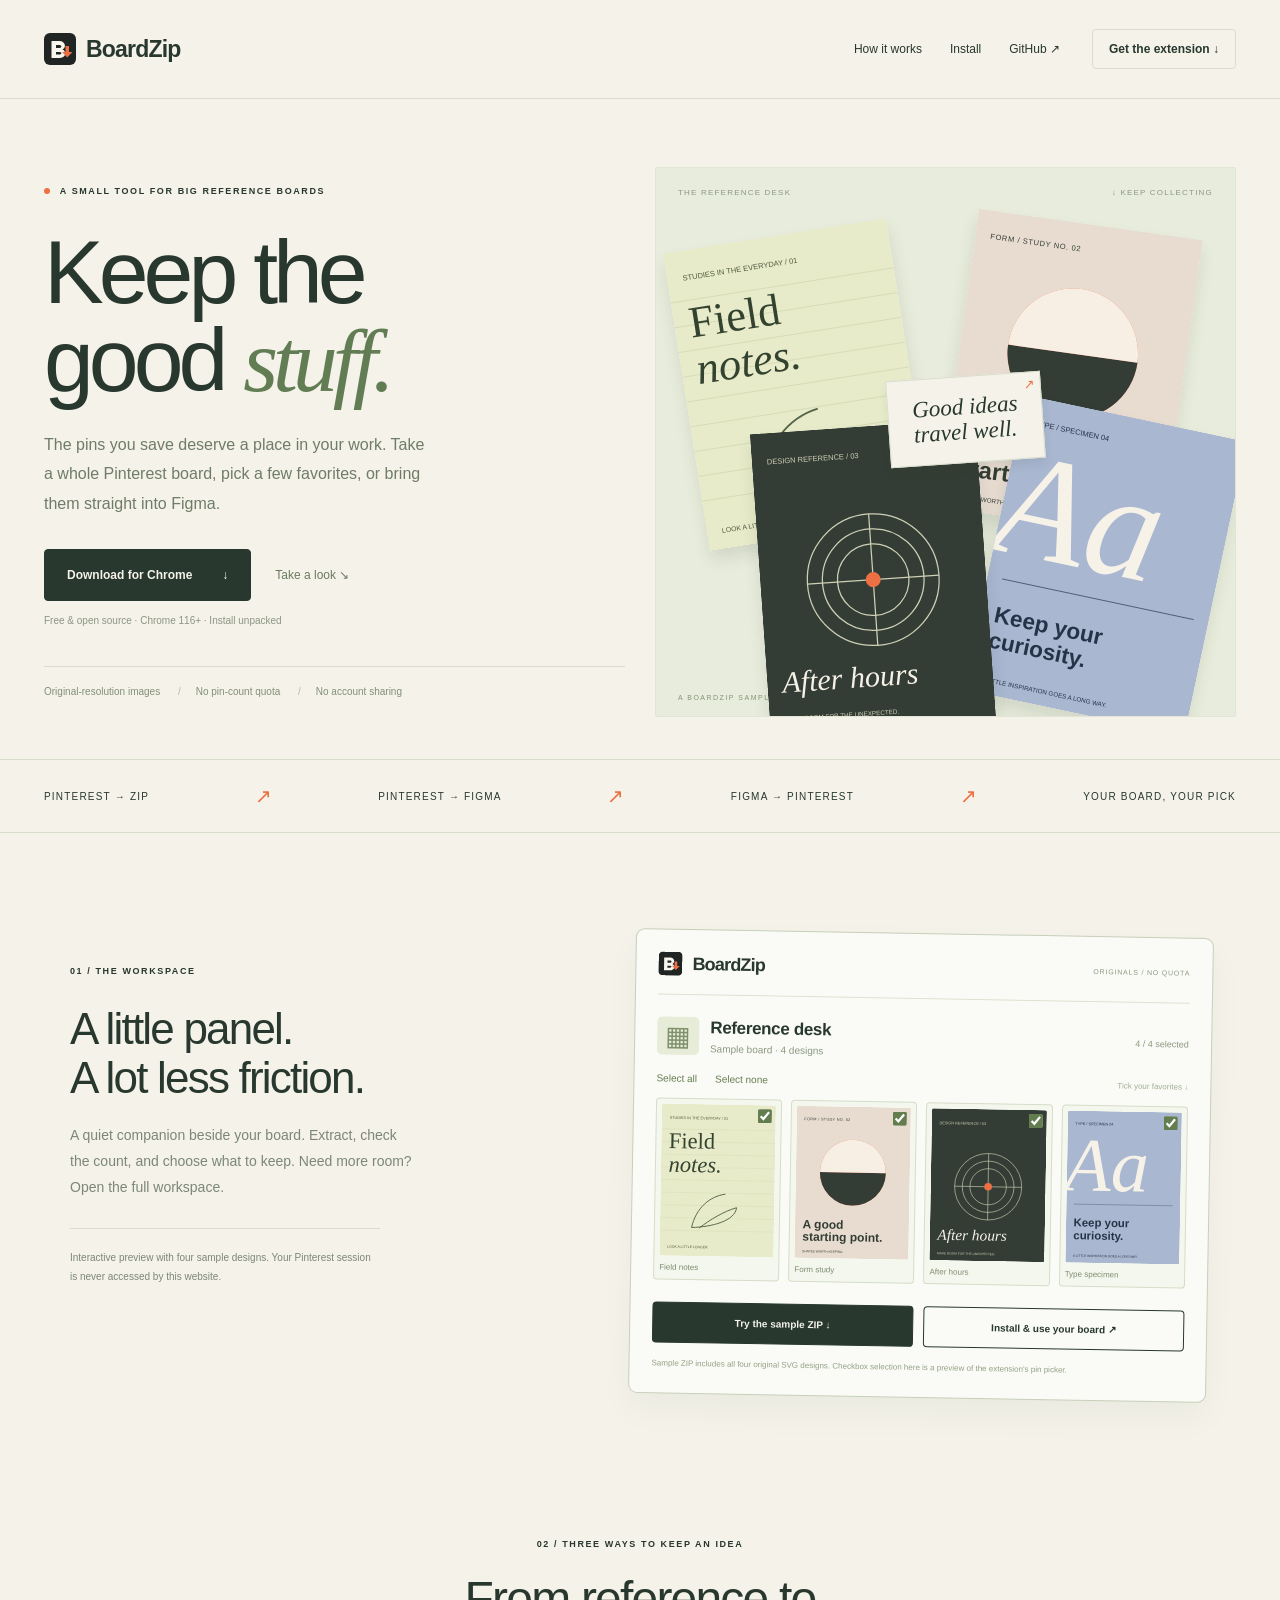
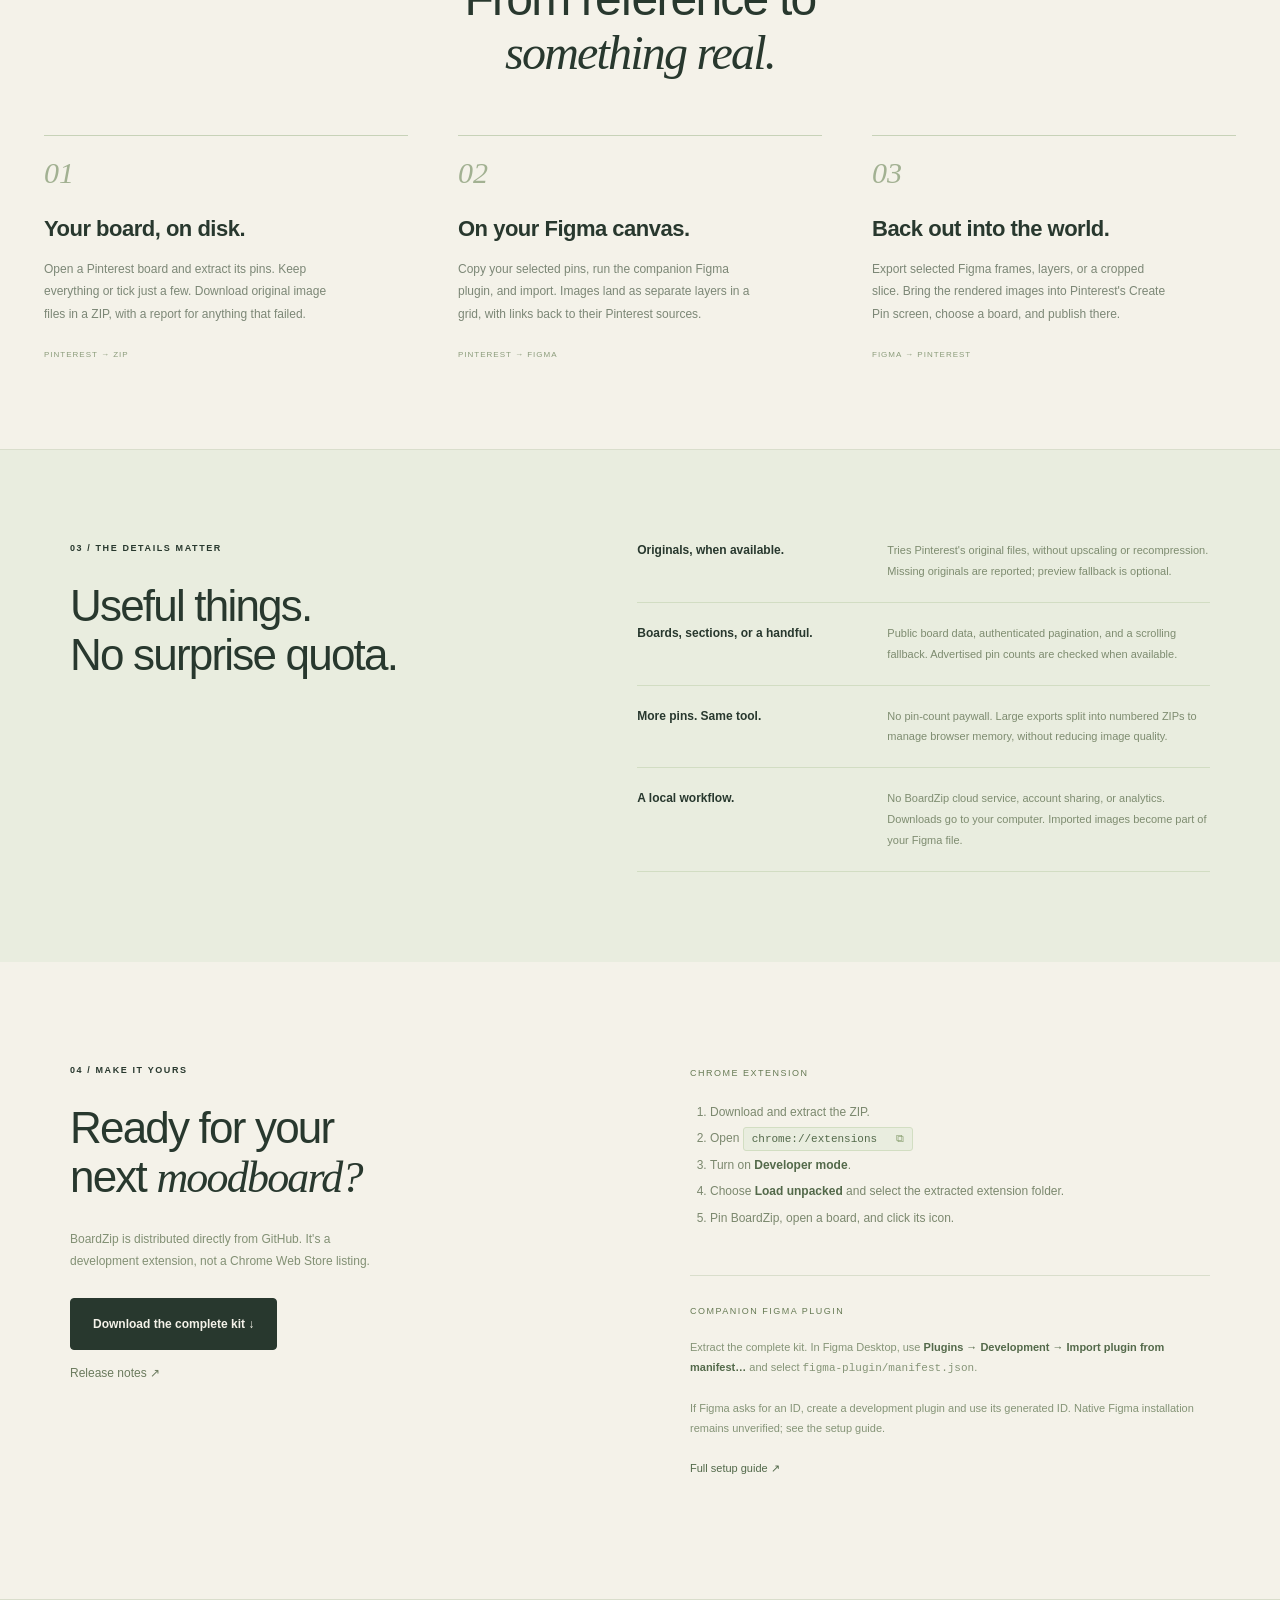
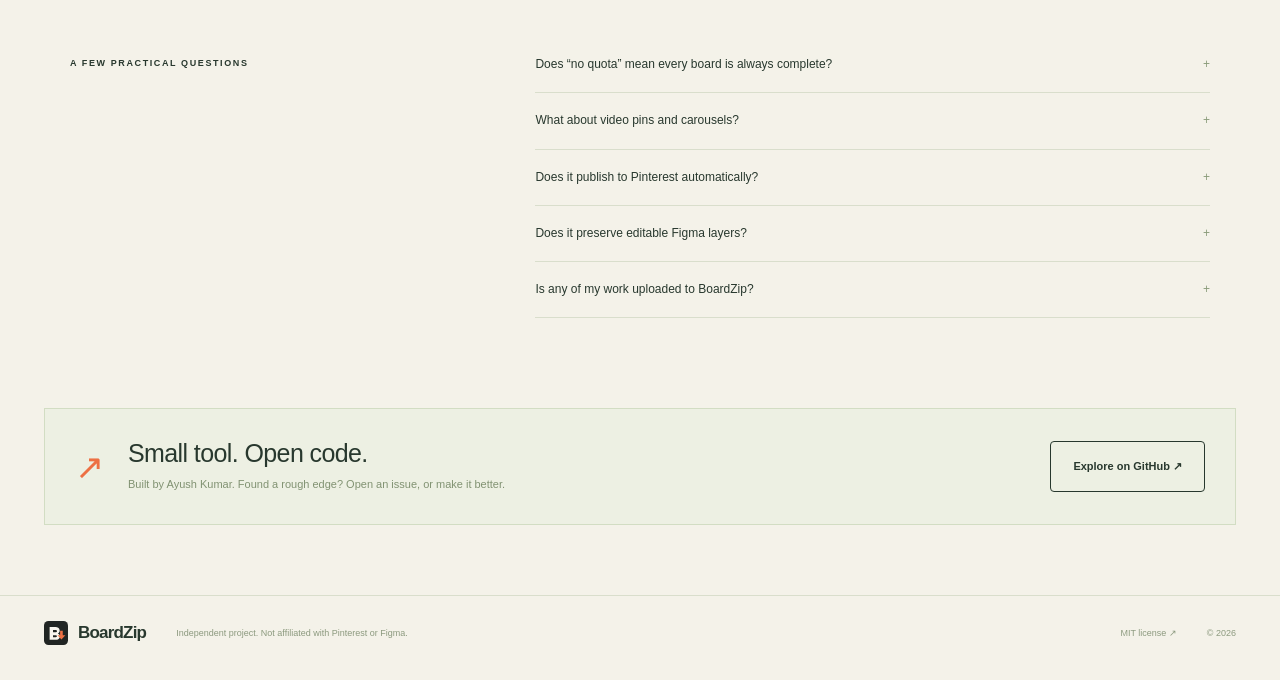
<file: docs/index.html>
<!doctype html><html lang="en"><head><meta charset="UTF-8"><meta name="viewport" content="width=device-width,initial-scale=1"><title>BoardZip — Pinterest boards, original images, Figma transfers</title><meta name="description" content="An open-source Chrome extension for Pinterest board ZIPs, selected pins, and Figma transfers. Original-resolution images, a compact side panel, and no pin-count quota."><meta name="theme-color" content="#f4f2e9"><link rel="icon" href="assets/brand.svg" type="image/svg+xml"><link rel="stylesheet" href="style.css"><script defer src="site.js"></script></head><body>
<a class="skip" href="#main">Skip to content</a><header class="site-header"><a class="brand" href="./"><img src="assets/brand.svg" alt="" width="32" height="32">BoardZip</a><nav aria-label="Main"><a href="#how">How it works</a><a href="#install">Install</a><a href="https://github.com/ayushkumar0/boardzip">GitHub ↗</a></nav><a class="header-download" href="downloads/BoardZip-Chrome-Extension.zip">Get the extension ↓</a></header>
<main id="main"><section class="hero"><div class="hero-copy"><p class="eyebrow"><span></span> A SMALL TOOL FOR BIG REFERENCE BOARDS</p><h1>Keep the<br>good <em>stuff.</em></h1><p class="lede">The pins you save deserve a place in your work. Take a whole Pinterest board, pick a few favorites, or bring them straight into Figma.</p><div class="hero-actions"><a class="button dark" href="downloads/BoardZip-Chrome-Extension.zip">Download for Chrome <span>↓</span></a><a class="plain-link" href="#preview">Take a look <span>↘</span></a></div><p class="download-note">Free & open source · Chrome 116+ · Install unpacked</p><div class="hero-foot"><span>Original-resolution images</span><span>No pin-count quota</span><span>No account sharing</span></div></div><div class="hero-art" aria-label="Illustrative moodboard with four original sample designs"><div class="art-caption"><span>THE REFERENCE DESK</span><span>↓ KEEP COLLECTING</span></div><img class="poster p1" src="assets/field-notes.svg" alt="Field notes typography poster"><img class="poster p2" src="assets/form-study.svg" alt="Geometric form study poster"><img class="poster p3" src="assets/after-hours.svg" alt="After hours circular design poster"><img class="poster p4" src="assets/type-specimen.svg" alt="Typography specimen poster"><div class="art-label">Good ideas<br>travel well. <span>↗</span></div><span class="art-index">A BOARDZIP SAMPLE BOARD / 2026</span></div></section>
<div class="ticker"><span>PINTEREST → ZIP</span><i>↗</i><span>PINTEREST → FIGMA</span><i>↗</i><span>FIGMA → PINTEREST</span><i>↗</i><span>YOUR BOARD, YOUR PICK</span></div>
<section id="preview" class="preview-section"><div class="section-intro"><p class="eyebrow">01 / THE WORKSPACE</p><h2>A little panel.<br>A lot less friction.</h2><p>A quiet companion beside your board. Extract, check the count, and choose what to keep. Need more room? Open the full workspace.</p><p class="small-note">Interactive preview with four sample designs. Your Pinterest session is never accessed by this website.</p></div><div class="product-demo"><div class="demo-bar"><div class="brand"><img src="assets/brand.svg" alt="" width="24" height="24">BoardZip</div><span>ORIGINALS / NO QUOTA</span></div><div class="demo-board"><div><span class="demo-board-icon">▦</span><h3>Reference desk<small>Sample board · 4 designs</small></h3></div><span class="demo-count" id="demo-count">4 / 4 selected</span></div><div class="demo-tools"><button id="select-all" class="quiet">Select all</button><button id="select-none" class="quiet">Select none</button><span>Tick your favorites ↓</span></div><div class="demo-grid"><label><input type="checkbox" data-name="field-notes" checked><img src="assets/field-notes.svg" alt="Select Field notes"><span>Field notes</span></label><label><input type="checkbox" data-name="form-study" checked><img src="assets/form-study.svg" alt="Select Form study"><span>Form study</span></label><label><input type="checkbox" data-name="after-hours" checked><img src="assets/after-hours.svg" alt="Select After hours"><span>After hours</span></label><label><input type="checkbox" data-name="type-specimen" checked><img src="assets/type-specimen.svg" alt="Select Type specimen"><span>Type specimen</span></label></div><div class="demo-actions"><a class="button dark" href="downloads/Sample-board.zip">Try the sample ZIP ↓</a><a class="button outline" href="#install">Install & use your board ↗</a></div><p class="demo-caption">Sample ZIP includes all four original SVG designs. Checkbox selection here is a preview of the extension's pin picker.</p></div></section>
<section id="how" class="how-section"><div class="section-heading"><p class="eyebrow">02 / THREE WAYS TO KEEP AN IDEA</p><h2>From reference to<br><em>something real.</em></h2></div><div class="steps"><article><span class="step-number">01</span><h3>Your board, on disk.</h3><p>Open a Pinterest board and extract its pins. Keep everything or tick just a few. Download original image files in a ZIP, with a report for anything that failed.</p><div class="step-tag">PINTEREST → ZIP</div></article><article><span class="step-number">02</span><h3>On your Figma canvas.</h3><p>Copy your selected pins, run the companion Figma plugin, and import. Images land as separate layers in a grid, with links back to their Pinterest sources.</p><div class="step-tag">PINTEREST → FIGMA</div></article><article><span class="step-number">03</span><h3>Back out into the world.</h3><p>Export selected Figma frames, layers, or a cropped slice. Bring the rendered images into Pinterest's Create Pin screen, choose a board, and publish there.</p><div class="step-tag">FIGMA → PINTEREST</div></article></div></section>
<section class="details-section"><div><p class="eyebrow">03 / THE DETAILS MATTER</p><h2>Useful things.<br>No surprise quota.</h2></div><dl><div><dt>Originals, when available.</dt><dd>Tries Pinterest's original files, without upscaling or recompression. Missing originals are reported; preview fallback is optional.</dd></div><div><dt>Boards, sections, or a handful.</dt><dd>Public board data, authenticated pagination, and a scrolling fallback. Advertised pin counts are checked when available.</dd></div><div><dt>More pins. Same tool.</dt><dd>No pin-count paywall. Large exports split into numbered ZIPs to manage browser memory, without reducing image quality.</dd></div><div><dt>A local workflow.</dt><dd>No BoardZip cloud service, account sharing, or analytics. Downloads go to your computer. Imported images become part of your Figma file.</dd></div></dl></section>
<section id="install" class="install-section"><div class="install-heading"><p class="eyebrow">04 / MAKE IT YOURS</p><h2>Ready for your<br>next <em>moodboard?</em></h2><p>BoardZip is distributed directly from GitHub. It's a development extension, not a Chrome Web Store listing.</p><a class="button dark" href="downloads/BoardZip-Pinterest-Figma-Kit.zip">Download the complete kit ↓</a><a class="plain-link" href="https://github.com/ayushkumar0/boardzip/releases/latest">Release notes ↗</a></div><div class="install-instructions"><div class="install-card"><span class="install-label">CHROME EXTENSION</span><ol><li>Download and extract the ZIP.</li><li>Open <button class="copy-address" id="copy-address" aria-label="Copy Chrome extensions address">chrome://extensions <span>⧉</span></button></li><li>Turn on <strong>Developer mode</strong>.</li><li>Choose <strong>Load unpacked</strong> and select the extracted extension folder.</li><li>Pin BoardZip, open a board, and click its icon.</li></ol><p id="copy-status" role="status"></p></div><div class="install-card"><span class="install-label">COMPANION FIGMA PLUGIN</span><p>Extract the complete kit. In Figma Desktop, use <strong>Plugins → Development → Import plugin from manifest…</strong> and select <code>figma-plugin/manifest.json</code>.</p><p>If Figma asks for an ID, create a development plugin and use its generated ID. Native Figma installation remains unverified; see the setup guide.</p><a href="https://github.com/ayushkumar0/boardzip#figma--figjam">Full setup guide ↗</a></div></div></section>
<section class="faq-section"><p class="eyebrow">A FEW PRACTICAL QUESTIONS</p><div class="faq-list"><details><summary>Does “no quota” mean every board is always complete?</summary><p>There is no fixed pin or page limit. Pinterest can still restrict a feed, change its layout, or expose a partial inventory. BoardZip compares counts when available and reports incomplete results. Public board collection has been live-tested; large/private-board pagination still needs broader live testing.</p></details><details><summary>What about video pins and carousels?</summary><p>The current version saves images and video cover images. Video/audio downloads and full carousel exports are not implemented.</p></details><details><summary>Does it publish to Pinterest automatically?</summary><p>No. BoardZip prepares an image in the Create Pin upload form. You review its preview, choose a board, and publish. If Pinterest's form changes, you can download and upload the image manually.</p></details><details><summary>Does it preserve editable Figma layers?</summary><p>Your original design stays editable in Figma. Downloads and Pinterest transfers are rendered image/vector exports. Pinterest imports become separate image layers, rather than reconstructed design elements.</p></details><details><summary>Is any of my work uploaded to BoardZip?</summary><p>BoardZip has no backend or analytics. It requests board data and images from Pinterest. Figma stores imported images in your document through its own service. This landing page does not access your boards.</p></details></div></section>
<section class="last-note"><span>↗</span><div><h2>Small tool. Open code.</h2><p>Built by Ayush Kumar. Found a rough edge? Open an issue, or make it better.</p></div><a class="button outline" href="https://github.com/ayushkumar0/boardzip">Explore on GitHub ↗</a></section></main>
<footer class="site-footer"><a class="brand" href="./"><img src="assets/brand.svg" alt="" width="24" height="24">BoardZip</a><span>Independent project. Not affiliated with Pinterest or Figma.</span><a href="https://github.com/ayushkumar0/boardzip/blob/main/LICENSE">MIT license ↗</a><span>© 2026</span></footer>
</body></html>
</file>
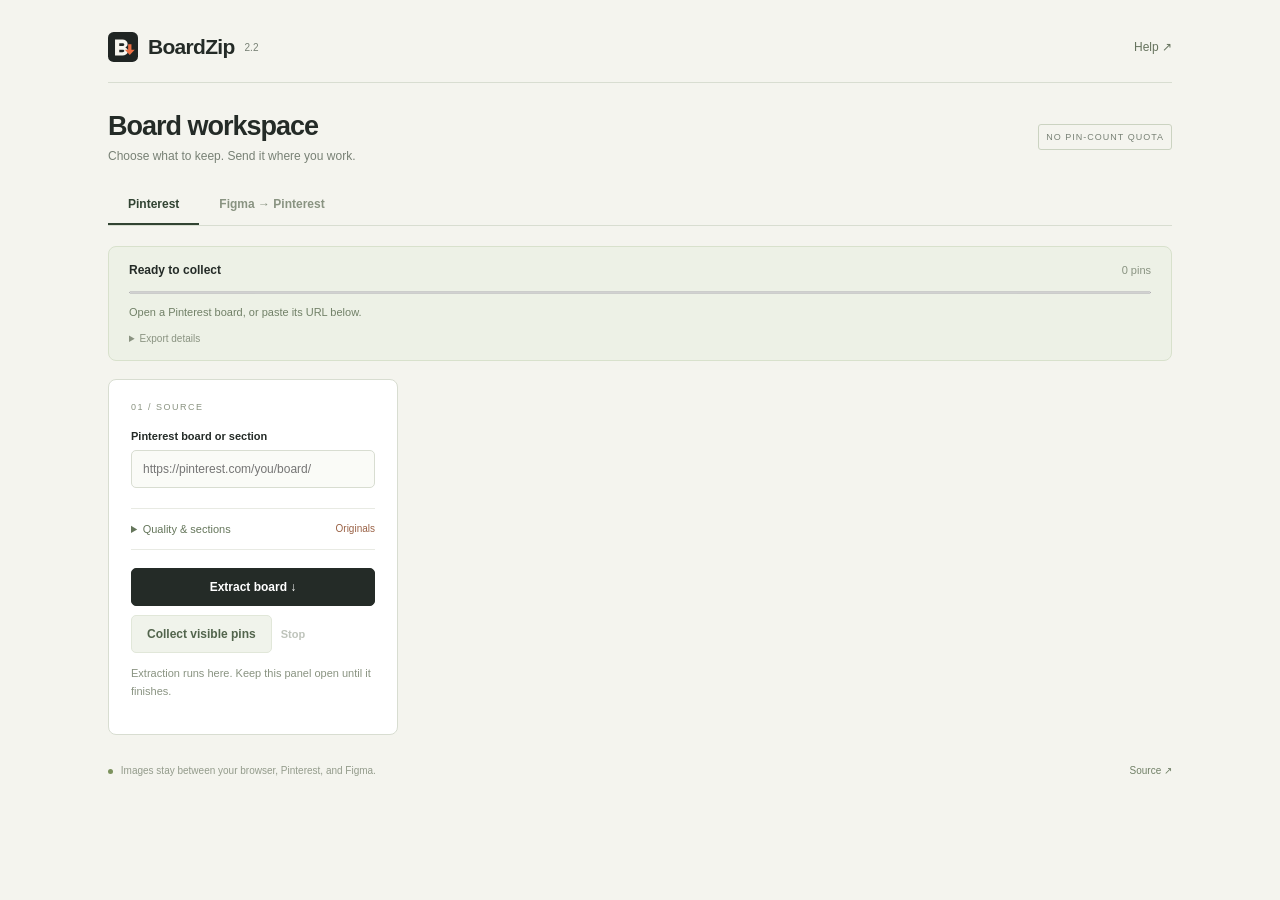
<file: extension/panel.html>
<!doctype html><html lang="en"><head><meta charset="UTF-8"><meta name="viewport" content="width=device-width,initial-scale=1"><title>BoardZip workspace</title><link rel="stylesheet" href="panel.css"></head><body><main>
<header><a class="brand" href="https://ayushkumar0.github.io/boardzip/" target="_blank" rel="noopener"><img src="brand.svg" alt="" width="30" height="30">BoardZip <span class="version">2.2</span></a><button id="expand" class="text-button">Open workspace ↗</button><a class="help" href="https://ayushkumar0.github.io/boardzip/#install" target="_blank" rel="noopener">Help ↗</a></header>
<div class="workspace-heading"><div><h1>Board workspace</h1><p>Choose what to keep. Send it where you work.</p></div><span class="edition">NO PIN-COUNT QUOTA</span></div>
<nav aria-label="Workflow"><button id="pinterest-tab" class="tab" aria-pressed="true">Pinterest</button><button id="figma-tab" class="tab secondary" aria-pressed="false">Figma → Pinterest</button></nav>
<section class="status-panel" aria-live="polite"><div class="statusline"><strong id="phase">Ready to collect</strong><span id="count">0 pins</span></div><progress id="progress" max="100" value="0"></progress><p id="status">Open a Pinterest board, or paste its URL below.</p><div id="files"></div><details><summary>Export details</summary><pre id="log"></pre></details></section>
<div id="pinterest-view" class="workspace-grid"><section class="source-panel"><div class="section-label">01 / SOURCE</div><label for="url">Pinterest board or section</label><input id="url" type="url" placeholder="https://pinterest.com/you/board/"><details class="settings"><summary>Quality & sections <span>Originals</span></summary><div class="options"><label><input id="sections" type="checkbox" checked> Include board sections</label><label><input id="strict" type="checkbox" checked> Originals only</label></div><p class="hint">Missing originals are reported. Turn this off to allow the largest discovered preview.</p></details><div class="buttons"><button id="start" class="primary">Extract board ↓</button><button id="visible" class="secondary">Collect visible pins</button><button id="stop" disabled class="text-button">Stop</button></div><p class="hint">Extraction runs here. Keep this panel open until it finishes.</p></section>
<section id="picker-section" hidden><div class="section-label">02 / SELECTION</div><div class="statusline"><h2>Your pins</h2><span id="selection-count"></span></div><div class="export-actions"><button id="copy" disabled class="primary">Copy to Figma</button><button id="download" disabled>Download ZIP ↓</button></div><div class="selection-tools"><button id="all" class="text-button">Select all</button><button id="none" class="text-button">Select none</button><button id="transfer" disabled class="text-button">Save transfer ↗</button></div><div id="picker" class="picker"></div><p class="hint">Paste into the BoardZip Figma plugin. Each pin becomes an image layer.</p><textarea id="clipboard-fallback" hidden aria-label="Figma transfer text" readonly></textarea></section></div>
<div id="figma-view" hidden><section><div class="section-label">FIGMA / RETURN TRIP</div><h2>From canvas to pin</h2><p>In the Figma plugin, export your selection with <strong>Prepare Pinterest transfer</strong>. Load or paste the transfer here.</p><label for="figma-file">Transfer JSON file</label><input id="figma-file" type="file" accept=".json,application/json"><label for="figma-text">Or paste the copied transfer</label><textarea id="figma-text" placeholder="Paste the BoardZip transfer from Figma"></textarea><button id="load-figma-text" class="secondary">Load transfer</button><div id="figma-picker" class="picker"></div><p class="hint">Review the image in Pinterest, choose a board, and publish there.</p></section></div>
<footer><span><i></i> Images stay between your browser, Pinterest, and Figma.</span><a href="https://github.com/ayushkumar0/boardzip" target="_blank" rel="noopener">Source ↗</a></footer>
</main><script type="module" src="panel.js"></script></body></html>
</file>
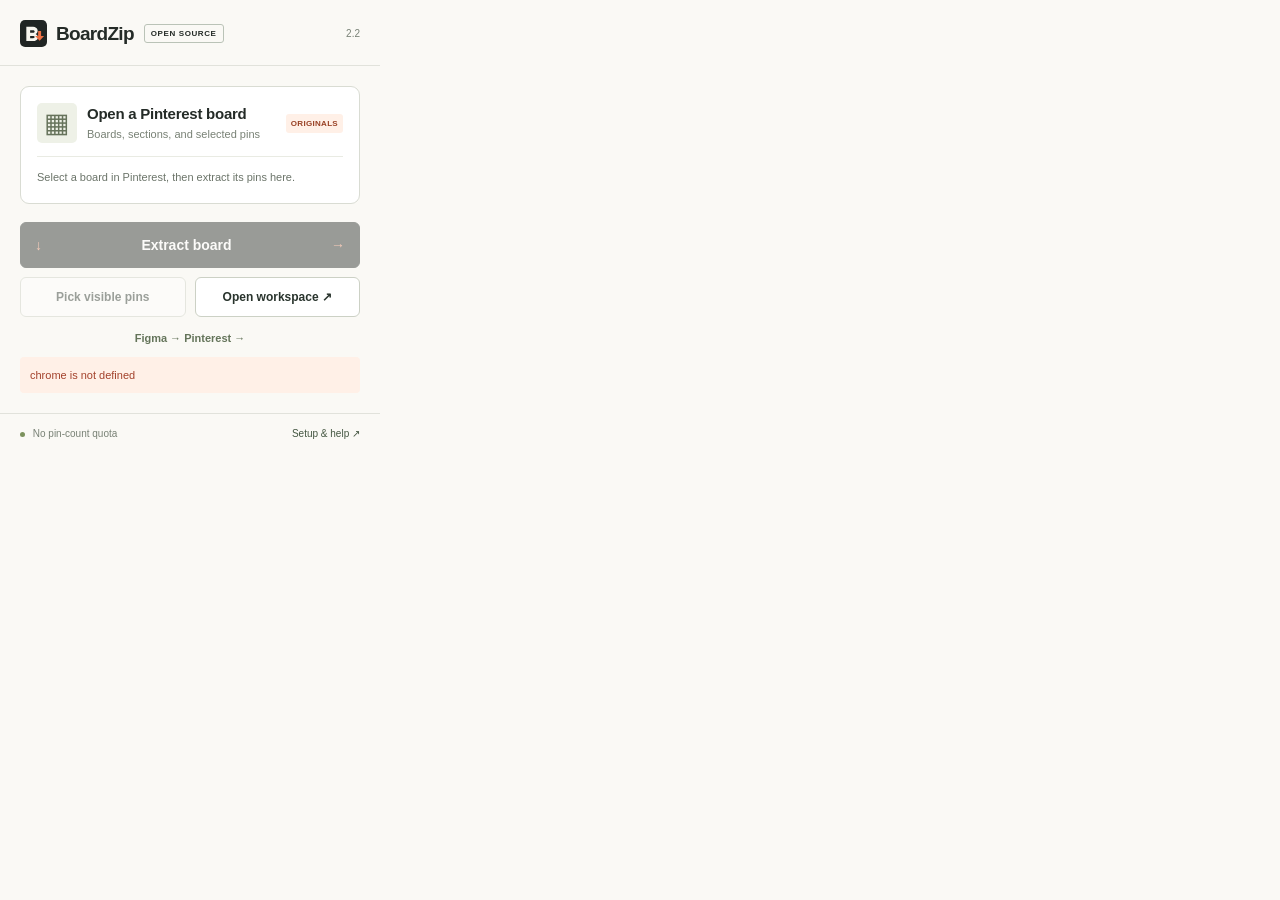
<file: extension/popup.html>
<!doctype html><html lang="en"><head><meta charset="UTF-8"><meta name="viewport" content="width=device-width,initial-scale=1"><link rel="stylesheet" href="popup.css"><title>BoardZip</title></head><body>
<header><a href="https://ayushkumar0.github.io/boardzip/" target="_blank" rel="noopener" class="brand"><img src="brand.svg" alt="" width="27" height="27">BoardZip</a><span class="badge">OPEN SOURCE</span><span class="version">2.2</span></header>
<main><section class="board"><div class="board-top"><span class="board-mark" aria-hidden="true">▦</span><div><h1 id="title">Open a Pinterest board</h1><p id="meta">Boards, sections, and selected pins</p></div><span class="quality">ORIGINALS</span></div><p id="message">Select a board in Pinterest, then extract its pins here.</p></section>
<button id="extract" class="primary" disabled><span aria-hidden="true">↓</span> Extract board <span class="key">→</span></button><div class="row"><button id="visible" disabled>Pick visible pins</button><button id="workspace">Open workspace <span aria-hidden="true">↗</span></button></div><button id="figma" class="text-button">Figma → Pinterest <span aria-hidden="true">→</span></button>
<p id="error" role="status" hidden></p></main><footer><span><i></i> No pin-count quota</span><a href="https://ayushkumar0.github.io/boardzip/#install" target="_blank" rel="noopener">Setup & help ↗</a></footer><script type="module" src="popup.js"></script></body></html>
</file>
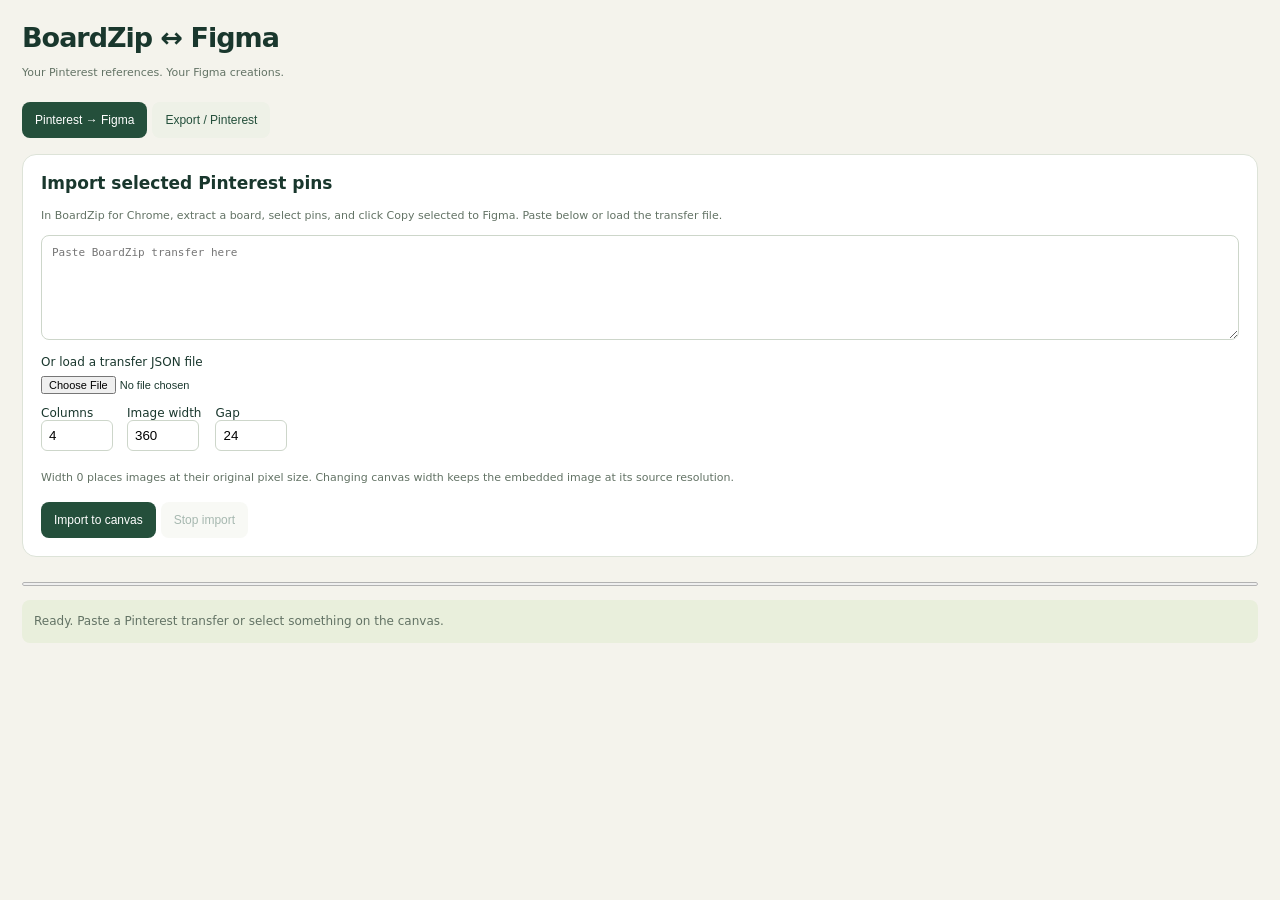
<file: figma-plugin/ui.html>
<!doctype html><html lang="en"><head><meta charset="UTF-8"><style>
*{box-sizing:border-box}body{margin:0;padding:22px;font:13px system-ui,sans-serif;color:#19372d;background:#f4f3ec}h1{font-size:27px;letter-spacing:-1px;margin:0 0 5px}h2{font-size:17px;margin:0 0 14px}p{line-height:1.55;color:#637365}section{background:white;border:1px solid #dde3d8;border-radius:14px;padding:18px;margin:16px 0}label{display:block;font-size:12px;margin:12px 0 7px}textarea{width:100%;height:105px;resize:vertical;border:1px solid #cdd6ca;border-radius:8px;padding:10px;font:11px monospace}button,a.save{border:0;border-radius:8px;background:#244f3b;color:white;padding:11px 13px;cursor:pointer;font-size:12px;display:inline-block;text-decoration:none;margin:5px 5px 0 0}.secondary{background:#eef1e7;color:#244f3b}button:disabled{opacity:.4;cursor:default}input[type=file]{max-width:100%;font-size:11px}input[type=number]{width:72px;padding:7px;border:1px solid #cdd6ca;border-radius:6px}select{padding:7px;border:1px solid #cdd6ca;border-radius:6px}.row{display:flex;gap:14px;flex-wrap:wrap}.row label{margin-top:12px}.small{font-size:11px}#status{white-space:pre-wrap;background:#e9efdc;padding:12px;border-radius:8px;font-size:12px}#selection{font-size:11px;color:#748277}#files{margin-top:12px}[hidden]{display:none!important}progress{width:100%;accent-color:#6c8a39;height:8px}nav{margin-top:16px}button:focus-visible,a:focus-visible,input:focus-visible,textarea:focus-visible{outline:3px solid #94b450;outline-offset:2px}
</style></head><body><h1>BoardZip ↔ Figma</h1><p class="small">Your Pinterest references. Your Figma creations.</p><nav><button id="import-tab">Pinterest → Figma</button><button id="export-tab" class="secondary">Export / Pinterest</button></nav>
<section id="import-view"><h2>Import selected Pinterest pins</h2><p class="small">In BoardZip for Chrome, extract a board, select pins, and click Copy selected to Figma. Paste below or load the transfer file.</p><textarea id="transfer" placeholder="Paste BoardZip transfer here" aria-label="Pinterest transfer"></textarea><label for="import-file">Or load a transfer JSON file</label><input id="import-file" type="file" accept=".json,application/json"><div class="row"><label>Columns<br><input id="columns" type="number" min="1" max="12" value="4"></label><label>Image width<br><input id="width" type="number" min="0" max="5000" value="360"></label><label>Gap<br><input id="gap" type="number" min="0" max="500" value="24"></label></div><p class="small">Width 0 places images at their original pixel size. Changing canvas width keeps the embedded image at its source resolution.</p><button id="import">Import to canvas</button><button id="cancel" class="secondary" disabled>Stop import</button></section>
<section id="export-view" hidden><h2>Export your selected area</h2><p id="selection">No selection</p><p class="small">Select layers or frames. For an exact crop, draw a Figma slice and select it. Combine multiple selections into one image, or export each separately.</p><div class="row"><label>Format<br><select id="format"><option>PNG</option><option>JPG</option><option>SVG</option><option>PDF</option></select></label><label>Scale<br><select id="scale"><option value="1">1×</option><option value="2" selected>2×</option><option value="3">3×</option><option value="4">4×</option></select></label></div><label><input id="combined" type="checkbox"> Combine selection into one area (Figma Design)</label><button id="export">Download selection ZIP</button><button id="pinterest">Prepare Pinterest transfer</button><p class="small">Pinterest transfers render as PNG. Load the resulting JSON file in Chrome's BoardZip → Figma → Pinterest. Choose the board and publish in Pinterest.</p><button id="copy-export" class="secondary" hidden>Copy Pinterest transfer</button><button id="source" class="secondary" hidden>Open selected pin source</button></section>
<progress id="progress" max="100" value="0"></progress><p id="status" role="status">Ready. Paste a Pinterest transfer or select something on the canvas.</p><div id="files"></div><script>function boardURL(value) {
  const u = new URL(value);
  if (u.protocol !== 'https:' || !/^([a-z0-9-]+\.)?pinterest\.(com|co\.uk|in|ca|de|fr|com\.au)$/.test(u.hostname)) throw new Error('Open a Pinterest board on a supported Pinterest domain.');
  const parts = u.pathname.split('/').filter(Boolean);
  if (parts.length < 2 || parts.length > 3 || ['pin','search','ideas','today','settings','business','_'].includes(parts[0])) throw new Error('Open a board or board section, not a pin, profile, or home feed.');
  u.search = ''; u.hash = ''; u.pathname = '/' + parts.join('/') + '/';
  return u.href;
}
function safeName(s) { return String(s || 'Pinterest-board').normalize('NFKC').replace(/[<>:"/\\|?*\x00-\x1f]/g, '-').replace(/\.+$/g, '').trim().slice(0,100) || 'Pinterest-board'; }
function candidates(urls) {
  const originals = [], resized = [];
  for (const value of urls) {
    try {
      const u = new URL(value);
      if (u.protocol !== 'https:' || u.hostname !== 'i.pinimg.com') continue;
      const m = u.pathname.match(/^\/(originals|\d+x[^/]*)\/(.+)\.(jpg|jpeg|png|webp|gif|avif)$/i);
      if (!m) continue;
      originals.push(`https://i.pinimg.com/originals/${m[2]}.${m[3]}`);
      for (const ext of ['png','jpg','webp','gif','jpeg','avif']) originals.push(`https://i.pinimg.com/originals/${m[2]}.${ext}`);
      resized.push(u.href);
    } catch {}
  }
  resized.sort((a,b) => (Number(b.match(/\/(\d+)x/)?.[1]) || 0) - (Number(a.match(/\/(\d+)x/)?.[1]) || 0));
  return [...new Set([...originals, ...resized])];
}
const table = Uint32Array.from({length:256}, (_, n) => { for(let j=0;j<8;j++) n = (n&1) ? 0xedb88320^(n>>>1) : n>>>1; return n>>>0; });
function crc32(data) { let c=0xffffffff; for(const b of data) c=table[(c^b)&255]^(c>>>8); return (c^0xffffffff)>>>0; }
class Zip {
  constructor() { this.parts=[]; this.entries=[]; this.size=0; }
  add(name, data) {
    if (!(data instanceof Uint8Array)) data=new TextEncoder().encode(data);
    const n=new TextEncoder().encode(name), crc=crc32(data);
    if (this.entries.length >= 65534 || this.size+data.length > 0xffffffff) throw new Error('ZIP size limit reached.');
    const header=new Uint8Array(30+n.length), v=new DataView(header.buffer);
    v.setUint32(0,0x04034b50,true); v.setUint16(4,20,true); v.setUint16(6,0x800,true); v.setUint16(12,33,true);
    v.setUint32(14,crc,true); v.setUint32(18,data.length,true); v.setUint32(22,data.length,true); v.setUint16(26,n.length,true); header.set(n,30);
    this.entries.push({n,crc,length:data.length,offset:this.size}); this.parts.push(header,data); this.size+=header.length+data.length;
  }
  blob() {
    const central=[]; let centralSize=0;
    for (const e of this.entries) {
      const h=new Uint8Array(46+e.n.length), v=new DataView(h.buffer);
      v.setUint32(0,0x02014b50,true); v.setUint16(4,20,true); v.setUint16(6,20,true); v.setUint16(8,0x800,true); v.setUint16(14,33,true);
      v.setUint32(16,e.crc,true); v.setUint32(20,e.length,true); v.setUint32(24,e.length,true); v.setUint16(28,e.n.length,true); v.setUint32(42,e.offset,true); h.set(e.n,46); central.push(h); centralSize+=h.length;
    }
    const end=new Uint8Array(22), v=new DataView(end.buffer); v.setUint32(0,0x06054b50,true); v.setUint16(8,this.entries.length,true); v.setUint16(10,this.entries.length,true); v.setUint32(12,centralSize,true); v.setUint32(16,this.size,true);
    return new Blob([...this.parts,...central,end],{type:'application/zip'});
  }
}
function pinterestTransfer(pins, {board='',title='',strict=true}={}) {
  if(!Array.isArray(pins) || !pins.length) throw new Error('Select at least one pin.');
  return {kind:'boardzip/pinterest',version:1,board,title,strict,pins:pins.map(p=>({id:String(p.id),title:String(p.title||''),url:String(p.url||''),images:candidates(p.images)}))};
}
function parseTransfer(text,kind) {
  if(typeof text!=='string' || text.length>300*1024*1024) throw new Error('Transfer file is too large.');
  const p=JSON.parse(text);
  if(p.version!==1 || p.kind!==kind) throw new Error('This is not a supported BoardZip transfer.');
  if(kind==='boardzip/pinterest') {
    if(!Array.isArray(p.pins)||!p.pins.length) throw new Error('The transfer contains no pins.');
    p.pins=p.pins.map(pin=>({...pin,id:String(pin.id),title:String(pin.title||'').slice(0,500),images:candidates(Array.isArray(pin.images)?pin.images:[]).filter(u=>!p.strict||new URL(u).pathname.startsWith('/originals/'))}));
  } else if(kind==='boardzip/figma') {
    if(!Array.isArray(p.files)||!p.files.length) throw new Error('The transfer contains no exported images.');
    for(const f of p.files) {
      if(!['image/png','image/jpeg'].includes(f.type) || typeof f.base64!=='string' || !/^[A-Za-z0-9+/]*={0,2}$/.test(f.base64) || !f.base64.length || f.base64.length>140*1024*1024) throw new Error('Pinterest transfers require PNG or JPEG image data below 100 MB.');
      f.name=safeName(f.name);f.title=String(f.title||f.name).slice(0,100);
    }
  }
  return p;
}

const $=id=>document.getElementById(id);let busy=false,stopped=false,requestId=0,exportTransfer='',selectedNodes=[];
const requests=new Map(),objectURLs=[];
const status=s=>$('status').textContent=s;
function send(type,data={}){const id=++requestId;return new Promise((resolve,reject)=>{requests.set(id,{resolve,reject});parent.postMessage({pluginMessage:{type,id,...data}},'*');});}
function lock(value){busy=value;for(const id of ['import','export','pinterest','copy-export','import-file','format','scale','combined','columns','width','gap'])$(id).disabled=value;$('cancel').disabled=!value;}
function toggle(exporting){$('import-view').hidden=exporting;$('export-view').hidden=!exporting;$('import-tab').classList.toggle('secondary',exporting);$('export-tab').classList.toggle('secondary',!exporting);}
$('import-tab').onclick=()=>toggle(false);$('export-tab').onclick=()=>toggle(true);
window.onmessage=e=>{
 if(e.source!==parent)return;const m=e.data.pluginMessage;if(!m)return;
 if(m.type==='selection'){selectedNodes=m.nodes;$('selection').textContent=m.nodes.length?`${m.nodes.length} selected: ${m.nodes.map(n=>n.name).join(', ')}`:'No selection — select something on the canvas';$('source').hidden=!(m.nodes.length===1&&/^https:\/\/(?:[a-z0-9-]+\.)?pinterest\.[^/]+\/pin\/\d+\/?$/.test(m.nodes[0].source));return;}
 if(m.type==='result'){const r=requests.get(m.id);if(!r)return;requests.delete(m.id);if(m.ok)r.resolve(m.data);else r.reject(new Error(m.error));}
};
$('source').onclick=()=>{try{const u=new URL(selectedNodes[0].source);if(/^([a-z0-9-]+\.)?pinterest\.(com|in|co\.uk|ca|de|fr|com\.au)$/.test(u.hostname)&&/^\/pin\/\d+\/?$/.test(u.pathname))window.open(u.href,'_blank','noopener');}catch{}};
$('import-file').onchange=async()=>{const file=$('import-file').files[0];if(!file)return;if(file.size>300*1024*1024){status('Transfer file is too large.');return;}$('transfer').value=await file.text();};
$('cancel').onclick=()=>{stopped=true;status('Stopping after the current image. Completed imports will remain on the canvas.');};
async function fetchPin(pin,strict){
 for(const url of pin.images){if(stopped)throw new Error('Stopped');const controller=new AbortController(),timer=setTimeout(()=>controller.abort(),18000);
  try{
   const r=await fetch(url,{signal:controller.signal,credentials:'omit',referrerPolicy:'no-referrer'});if(!r.ok)continue;
   const finalURL=new URL(r.url);if(finalURL.hostname!=='i.pinimg.com'||finalURL.protocol!=='https:'||(strict&&!finalURL.pathname.startsWith('/originals/')))continue;
   const type=r.headers.get('content-type')?.split(';')[0];if(!['image/jpeg','image/png','image/webp','image/gif','image/avif'].includes(type))continue;
   if(Number(r.headers.get('content-length'))>100*1024*1024){await r.body?.cancel();continue;}
   const reader=r.body.getReader(),chunks=[];let total=0;
   while(true){const {done,value}=await reader.read();if(done)break;total+=value.length;if(total>100*1024*1024){await reader.cancel();throw new Error('Image exceeds 100 MB');}chunks.push(value);}
   const raw=new Blob(chunks,{type});if(!raw.size)continue;
   // Normalize formats Figma may not accept, while keeping original pixel dimensions.
   if(['image/webp','image/avif','image/gif'].includes(type)){
    const bitmap=await createImageBitmap(raw);const canvas=document.createElement('canvas');canvas.width=bitmap.width;canvas.height=bitmap.height;canvas.getContext('2d').drawImage(bitmap,0,0);bitmap.close();
    const png=await new Promise(resolve=>canvas.toBlob(resolve,'image/png'));if(!png)continue;return new Uint8Array(await png.arrayBuffer());
   }
   return new Uint8Array(await raw.arrayBuffer());
  }catch(e){if(stopped)throw e;}finally{clearTimeout(timer);}
 }
 throw new Error(strict?'Original unavailable; pin skipped':'No supported image available');
}
$('import').onclick=async()=>{
 if(busy)return;let transfer;try{transfer=parseTransfer($('transfer').value,'boardzip/pinterest');}catch(e){status(e.message);return;}
 lock(true);stopped=false;let started=false,count=0,failed=[];
 try{
  await send('import-begin',{title:transfer.title,columns:Number($('columns').value),width:Number($('width').value),gap:Number($('gap').value)});started=true;
  for(let i=0;i<transfer.pins.length&&!stopped;i++){
   const pin=transfer.pins[i];status(`Importing ${i+1} of ${transfer.pins.length}…`);
   try{const bytes=await fetchPin(pin,transfer.strict);if(stopped)break;await send('import-image',{bytes,pinId:pin.id,pinURL:pin.url,title:pin.title});count++;}
   catch(e){if(stopped)break;failed.push({id:pin.id,error:e.message});}
   $('progress').value=(i+1)/transfer.pins.length*100;
  }
  await send('import-finish');started=false;
  status(`${count} images imported. ${failed.length} failed.${stopped?' Import stopped early.':''}${failed.length?'\n'+failed.map(p=>`${p.id}: ${p.error}`).join('\n'):''}`);
 }catch(e){status(e.message);}finally{if(started)await send('import-finish').catch(()=>{});lock(false);}
};
function download(blob,name){const u=URL.createObjectURL(blob);objectURLs.push(u);const a=document.createElement('a');a.href=u;a.download=name;a.textContent=`Save ${name}`;a.className='save';$('files').append(a);a.click();}
function resetFiles(){$('files').replaceChildren();for(const u of objectURLs)URL.revokeObjectURL(u);objectURLs.length=0;$('copy-export').hidden=true;exportTransfer='';}
function base64(bytes){let out='';for(let i=0;i<bytes.length;i+=32768)out+=String.fromCharCode(...bytes.subarray(i,i+32768));return btoa(out);}
async function exportSelection(pinterest){
 if(busy)return;lock(true);resetFiles();$('progress').removeAttribute('value');status('Rendering selection with Figma’s export engine…');
 try{
  const format=pinterest?'PNG':$('format').value;const result=await send('export-selection',{format,scale:Number($('scale').value),combined:$('combined').checked});
  if(!result.files.length)throw new Error('No selected nodes could be exported. '+result.failures.map(f=>f.error).join('; '));
  const extension={PNG:'png',JPG:'jpg',SVG:'svg',PDF:'pdf'}[format],mime={PNG:'image/png',JPG:'image/jpeg',SVG:'image/svg+xml',PDF:'application/pdf'}[format];
  if(pinterest){
   const transfer={kind:'boardzip/figma',version:1,created:new Date().toISOString(),scale:result.scale,failures:result.failures,files:result.files.map((f,i)=>({name:`${String(i+1).padStart(3,'0')}-${safeName(f.name)}.${extension}`,title:f.name,nodeId:f.nodeId,type:mime,base64:base64(new Uint8Array(f.bytes))}))};
   exportTransfer=JSON.stringify(transfer);if(exportTransfer.length>300*1024*1024)throw new Error('Transfer exceeds 300 MB. Export fewer selections per transfer.');
   download(new Blob([exportTransfer],{type:'application/json'}),'Figma-to-Pinterest.boardzip.json');$('copy-export').hidden=false;
   status(`${transfer.files.length} PNG images prepared. Load the JSON in Chrome’s BoardZip → Figma → Pinterest.${result.failures.length?' Some nodes failed; see the transfer report.':''}`);
  }else{
   let zip=new Zip(),part=1,filesInPart=0;const report={created:new Date().toISOString(),format,scale:result.scale,combined:$('combined').checked,failures:result.failures,files:[]};
   const flush=()=>{zip.add('export-report.json',JSON.stringify(report,null,2));download(zip.blob(),`Figma-selection-part-${String(part).padStart(3,'0')}.zip`);zip=new Zip();part++;filesInPart=0;};
   result.files.forEach((f,i)=>{const bytes=new Uint8Array(f.bytes);if(zip.size+bytes.length>200*1024*1024&&filesInPart)flush();const name=`${String(i+1).padStart(3,'0')}-${safeName(f.name)}.${extension}`;zip.add(name,bytes);filesInPart++;report.files.push({name,nodeId:f.nodeId,bytes:bytes.length,part});});flush();
   status(`${result.files.length} exports packaged in ${part-1} ZIP archive(s). ${result.failures.length} nodes failed. Save links remain available below.`);
  }
  $('progress').value=100;
 }catch(e){status(e.message);$('progress').value=0;}finally{lock(false);}
}
$('export').onclick=()=>exportSelection(false);$('pinterest').onclick=()=>exportSelection(true);
$('copy-export').onclick=async()=>{if(!exportTransfer)return;try{await navigator.clipboard.writeText(exportTransfer);status('Pinterest transfer copied. You can also use the saved JSON file in Chrome.');}catch{const t=document.createElement('textarea');t.value=exportTransfer;document.body.append(t);t.select();const ok=document.execCommand('copy');t.remove();status(ok?'Pinterest transfer copied.':'Clipboard unavailable. Use the saved JSON transfer file.');}};
parent.postMessage({pluginMessage:{type:'ready'}},'*');
</script></body></html>
</file>
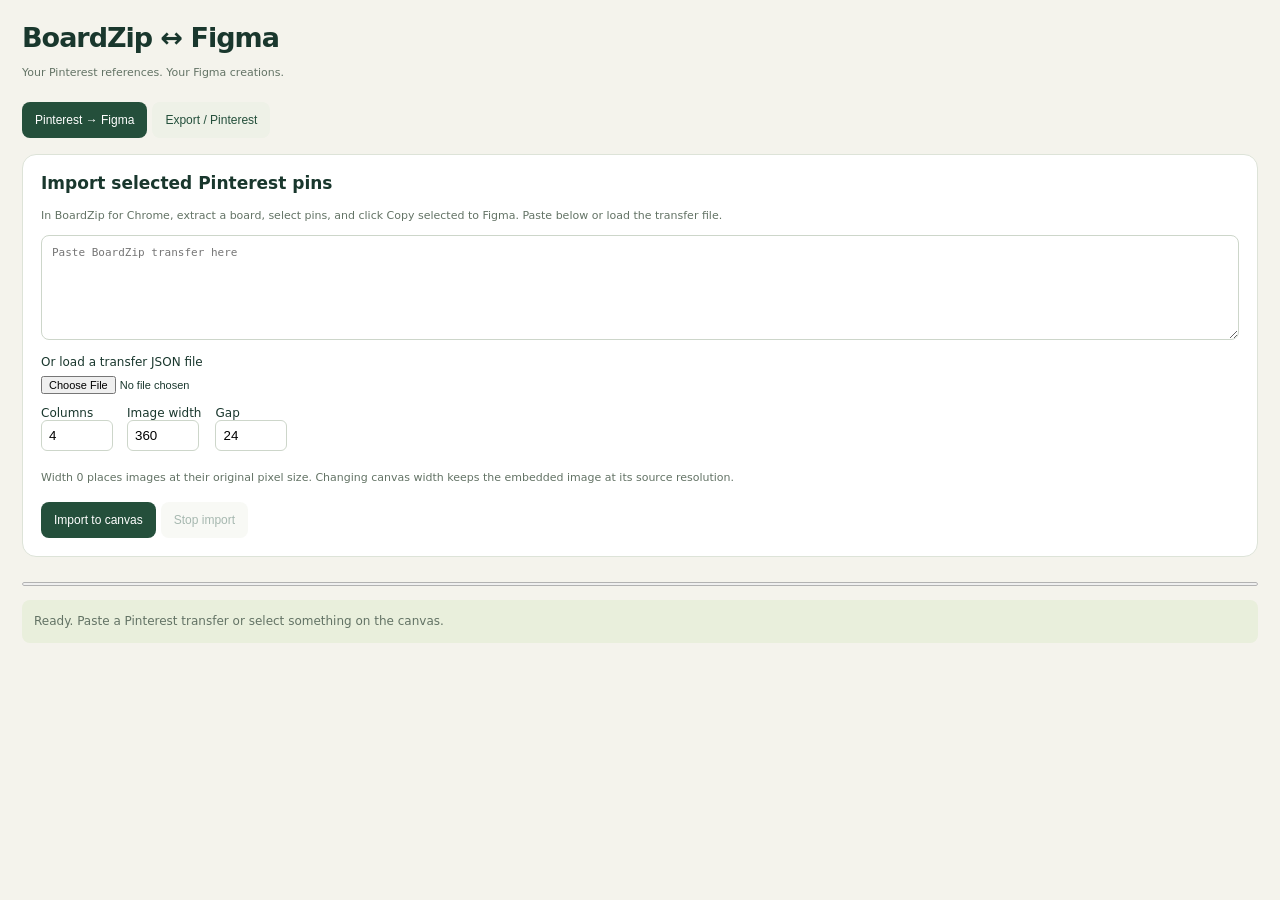
<file: figma-plugin/src/ui.template.html>
<!doctype html><html lang="en"><head><meta charset="UTF-8"><style>
*{box-sizing:border-box}body{margin:0;padding:22px;font:13px system-ui,sans-serif;color:#19372d;background:#f4f3ec}h1{font-size:27px;letter-spacing:-1px;margin:0 0 5px}h2{font-size:17px;margin:0 0 14px}p{line-height:1.55;color:#637365}section{background:white;border:1px solid #dde3d8;border-radius:14px;padding:18px;margin:16px 0}label{display:block;font-size:12px;margin:12px 0 7px}textarea{width:100%;height:105px;resize:vertical;border:1px solid #cdd6ca;border-radius:8px;padding:10px;font:11px monospace}button,a.save{border:0;border-radius:8px;background:#244f3b;color:white;padding:11px 13px;cursor:pointer;font-size:12px;display:inline-block;text-decoration:none;margin:5px 5px 0 0}.secondary{background:#eef1e7;color:#244f3b}button:disabled{opacity:.4;cursor:default}input[type=file]{max-width:100%;font-size:11px}input[type=number]{width:72px;padding:7px;border:1px solid #cdd6ca;border-radius:6px}select{padding:7px;border:1px solid #cdd6ca;border-radius:6px}.row{display:flex;gap:14px;flex-wrap:wrap}.row label{margin-top:12px}.small{font-size:11px}#status{white-space:pre-wrap;background:#e9efdc;padding:12px;border-radius:8px;font-size:12px}#selection{font-size:11px;color:#748277}#files{margin-top:12px}[hidden]{display:none!important}progress{width:100%;accent-color:#6c8a39;height:8px}nav{margin-top:16px}button:focus-visible,a:focus-visible,input:focus-visible,textarea:focus-visible{outline:3px solid #94b450;outline-offset:2px}
</style></head><body><h1>BoardZip ↔ Figma</h1><p class="small">Your Pinterest references. Your Figma creations.</p><nav><button id="import-tab">Pinterest → Figma</button><button id="export-tab" class="secondary">Export / Pinterest</button></nav>
<section id="import-view"><h2>Import selected Pinterest pins</h2><p class="small">In BoardZip for Chrome, extract a board, select pins, and click Copy selected to Figma. Paste below or load the transfer file.</p><textarea id="transfer" placeholder="Paste BoardZip transfer here" aria-label="Pinterest transfer"></textarea><label for="import-file">Or load a transfer JSON file</label><input id="import-file" type="file" accept=".json,application/json"><div class="row"><label>Columns<br><input id="columns" type="number" min="1" max="12" value="4"></label><label>Image width<br><input id="width" type="number" min="0" max="5000" value="360"></label><label>Gap<br><input id="gap" type="number" min="0" max="500" value="24"></label></div><p class="small">Width 0 places images at their original pixel size. Changing canvas width keeps the embedded image at its source resolution.</p><button id="import">Import to canvas</button><button id="cancel" class="secondary" disabled>Stop import</button></section>
<section id="export-view" hidden><h2>Export your selected area</h2><p id="selection">No selection</p><p class="small">Select layers or frames. For an exact crop, draw a Figma slice and select it. Combine multiple selections into one image, or export each separately.</p><div class="row"><label>Format<br><select id="format"><option>PNG</option><option>JPG</option><option>SVG</option><option>PDF</option></select></label><label>Scale<br><select id="scale"><option value="1">1×</option><option value="2" selected>2×</option><option value="3">3×</option><option value="4">4×</option></select></label></div><label><input id="combined" type="checkbox"> Combine selection into one area (Figma Design)</label><button id="export">Download selection ZIP</button><button id="pinterest">Prepare Pinterest transfer</button><p class="small">Pinterest transfers render as PNG. Load the resulting JSON file in Chrome's BoardZip → Figma → Pinterest. Choose the board and publish in Pinterest.</p><button id="copy-export" class="secondary" hidden>Copy Pinterest transfer</button><button id="source" class="secondary" hidden>Open selected pin source</button></section>
<progress id="progress" max="100" value="0"></progress><p id="status" role="status">Ready. Paste a Pinterest transfer or select something on the canvas.</p><div id="files"></div><script>/* BOARDZIP_CORE */
/* BOARDZIP_UI */</script></body></html>
</file>
<file: docs/style.css>
:root{--paper:#f4f2e9;--ink:#28382e;--muted:#7c8776;--line:#d9decc;--orange:#ed7044;--soft:#e9edda;font:15px -apple-system,BlinkMacSystemFont,"Segoe UI",sans-serif;color:var(--ink);background:var(--paper)}*{box-sizing:border-box}html{scroll-behavior:smooth;scroll-padding-top:24px}body{margin:0}a{color:inherit}button{font:inherit}img{max-width:100%}section{scroll-margin-top:24px}.site-header,main,.site-footer{max-width:1280px;margin:0 auto}.site-header{display:flex;align-items:center;gap:32px;padding:29px 44px;border-bottom:1px solid var(--line)}.brand{display:flex;align-items:center;gap:10px;text-decoration:none;font-weight:750;font-size:23px;letter-spacing:-.8px}.site-header nav{display:flex;gap:28px;margin-left:auto;font-size:12px}.site-header nav a{text-decoration:none}.header-download{font-size:12px;padding:12px 16px;border:1px solid var(--line);border-radius:4px;text-decoration:none;font-weight:600}.hero{display:grid;grid-template-columns:1fr 1fr;gap:30px;padding:68px 44px 42px;min-height:650px}.hero-copy{padding-top:16px}.eyebrow{font-size:9px;font-weight:650;letter-spacing:1.6px;line-height:1.8;margin:0 0 25px}.eyebrow>span{display:inline-block;background:var(--orange);width:6px;height:6px;border-radius:50%;margin-right:6px}h1{font-size:clamp(60px,7vw,94px);font-weight:500;letter-spacing:-5px;line-height:.98;margin:30px 0 25px}em{font-family:Georgia,"Times New Roman",serif;font-weight:400}h1 em{color:#627d54}.lede{font-size:16px;line-height:1.85;max-width:390px;color:#6f7c67;margin:24px 0}.hero-actions{display:flex;align-items:center;gap:24px;margin-top:30px}.button{display:inline-flex;align-items:center;justify-content:center;gap:30px;padding:16px 22px;border:1px solid var(--ink);border-radius:4px;font-weight:600;font-size:12px;text-decoration:none;line-height:1.5}.dark{background:var(--ink);color:var(--paper)}.outline{background:transparent}.plain-link{text-decoration:none;font-size:12px;color:#6b7b5e}.download-note{font-size:10px;color:#8c9583;margin-top:14px}.hero-foot{display:flex;flex-wrap:wrap;gap:15px;border-top:1px solid var(--line);padding-top:19px;margin-top:40px;font-size:10px;color:#839077}.hero-foot span:not(:last-child):after{content:' /';margin-left:15px;color:#b4bba7}.hero-art{position:relative;height:550px;background:#e8ecdc;border-radius:2px;overflow:hidden;border:1px solid #e0e5d4}.art-caption{position:absolute;top:20px;left:22px;right:22px;display:flex;justify-content:space-between;font-size:8px;letter-spacing:1.2px;color:#8c9981}.poster{position:absolute;width:39%;box-shadow:0 10px 16px #263b241c}.p1{left:5%;top:12%;transform:rotate(-9deg);z-index:2}.p2{right:9%;top:10%;transform:rotate(8deg)}.p3{left:18%;top:47%;transform:rotate(-4deg);z-index:3}.p4{right:3%;top:45%;transform:rotate(12deg);z-index:2}.art-label{position:absolute;top:38%;left:40%;z-index:4;background:var(--paper);border:1px solid #d9decc;padding:17px 24px;transform:rotate(-4deg);font:italic 23px/1.1 Georgia,serif;box-shadow:0 6px 10px #263b2415}.art-label span{position:absolute;right:5px;top:4px;font:13px sans-serif;color:var(--orange)}.art-index{position:absolute;bottom:15px;left:22px;font-size:7px;letter-spacing:1.5px;color:#849477}.ticker{display:flex;justify-content:space-between;gap:20px;padding:24px 44px;border-top:1px solid var(--line);border-bottom:1px solid var(--line);font-size:10px;letter-spacing:1.2px;align-items:center}.ticker i{font-size:20px;color:var(--orange);font-style:normal}.preview-section{display:grid;grid-template-columns:1fr 1.25fr;gap:100px;padding:100px 70px}.section-intro{padding-top:30px}h2{font-size:44px;font-weight:500;letter-spacing:-1.8px;line-height:1.12;margin:20px 0}.section-intro>p:not(.eyebrow){font-size:14px;line-height:1.85;color:#7c8776;max-width:350px}.section-intro .small-note{font-size:10px!important;border-top:1px solid var(--line);padding-top:20px;margin-top:28px;max-width:310px!important}.product-demo{border:1px solid #c7d0ba;background:#fafbf6;border-radius:9px;box-shadow:0 16px 35px #23321f0a;padding:22px;transform:rotate(1deg)}.demo-bar{display:flex;align-items:center;justify-content:space-between;border-bottom:1px solid #dce3d0;padding-bottom:18px}.demo-bar .brand{font-size:18px}.demo-bar>span{font-size:7px;letter-spacing:.8px;color:#8b9880}.demo-board{display:flex;align-items:center;justify-content:space-between;margin:22px 0 18px}.demo-board>div{display:flex;align-items:center;gap:11px}.demo-board-icon{background:#e7ecd9;color:#7e916b;font-size:27px;padding:3px 8px;border-radius:5px}h3{font-size:17px;letter-spacing:-.35px;margin:0}h3 small{display:block;font-size:10px;font-weight:400;letter-spacing:0;color:#8b9880;margin-top:5px}.demo-count{font-size:9px;color:#8b9880}.demo-tools{display:flex;gap:18px;font-size:9px;align-items:center;margin-bottom:14px}.quiet{border:0;background:transparent;color:#657c51;font-size:10px;padding:0;cursor:pointer}.demo-tools>span{margin-left:auto;color:#a2ae95;font-size:8px}.demo-grid{display:grid;grid-template-columns:repeat(4,minmax(0,1fr));gap:9px}.demo-grid label{padding:5px;border:1px solid #d5ddc8;border-radius:4px;background:#f4f7ed;position:relative;cursor:pointer}.demo-grid label:has(input:not(:checked)){opacity:.55}.demo-grid input{position:absolute;right:6px;top:6px;accent-color:#637d4f;width:14px;height:14px}.demo-grid img{display:block;border-radius:2px}.demo-grid span{display:block;font-size:8px;margin:7px 0 2px;color:#7f8c71}.demo-actions{display:flex;gap:10px;margin-top:22px}.demo-actions .button{padding:12px 13px;gap:8px;font-size:10px;flex:1}.demo-caption{font-size:8px;line-height:1.7;color:#93a084;margin:14px 0 0}.how-section{padding:38px 44px 90px;border-bottom:1px solid var(--line)}.section-heading{text-align:center;margin-bottom:55px}.section-heading .eyebrow{margin-bottom:12px}.section-heading h2{font-size:48px}.steps{display:grid;grid-template-columns:repeat(3,1fr);gap:50px}.steps article{border-top:1px solid #c7d2b8;padding-top:20px}.step-number{font:italic 30px Georgia,serif;color:#a2b192;display:block;margin-bottom:26px}.steps h3{font-size:22px;font-weight:550;letter-spacing:-.5px}.steps p{font-size:12px;line-height:1.9;color:#7c8776;max-width:300px;margin:16px 0 24px}.step-tag{font-size:8px;letter-spacing:1px;color:#8b9c7b}.details-section{display:grid;grid-template-columns:1fr 1.2fr;gap:90px;padding:90px 70px;background:#e9eddf}.details-section dl{margin:0}.details-section dl>div{display:grid;grid-template-columns:1fr 1.5fr;gap:35px;padding:20px 0;border-bottom:1px solid #d2ddc3}.details-section dl>div:first-child{padding-top:0}.details-section dt{font-size:12px;font-weight:600;line-height:1.7}.details-section dd{font-size:11px;line-height:1.9;margin:0;color:#7e8c70}.install-section{display:grid;grid-template-columns:1fr 1fr;gap:100px;padding:100px 70px}.install-heading>p:not(.eyebrow){font-size:12px;color:#829074;line-height:1.9;max-width:330px;margin:25px 0}.install-heading .plain-link{display:block;margin-top:16px}.install-card{border-top:1px solid var(--line);padding:24px 0}.install-card:first-child{padding-top:0;border:0}.install-label{font-size:9px;letter-spacing:1.5px;color:#667a54}.install-card ol{margin:20px 0 0;padding-left:20px;color:#7b886e;font-size:12px;line-height:2.2}.install-card strong{font-weight:600;color:#53694a}.install-card p{font-size:11px;line-height:1.85;color:#859477;margin:20px 0}.install-card>a{font-size:11px;color:#52694a;text-decoration:none}code,.copy-address{font:11px monospace}.copy-address{border:1px solid #d2dec2;border-radius:3px;background:#e9eddf;color:#53694a;padding:5px 8px;cursor:pointer}.copy-address span{padding-left:12px;color:#8aa072}.faq-section{display:grid;grid-template-columns:1fr 1.75fr;gap:80px;padding:55px 70px 90px;border-top:1px solid var(--line)}.faq-list details{border-bottom:1px solid var(--line);padding:18px 0}.faq-list details:first-child{padding-top:0}.faq-list summary{font-size:12px;cursor:pointer;line-height:1.6;list-style:none;padding-right:30px;position:relative}.faq-list summary:after{content:'+';position:absolute;right:0;color:#8c9d7c}.faq-list details[open] summary:after{content:'−'}.faq-list p{font-size:11px;line-height:1.9;color:#839477;max-width:530px}.last-note{display:flex;align-items:center;gap:24px;margin:0 44px 70px;border:1px solid #d2ddc3;padding:30px;background:#edf0e3}.last-note>span{color:var(--orange);font-size:35px}.last-note h2{font-size:25px;letter-spacing:-.6px;margin:0}.last-note p{font-size:11px;color:#819272;line-height:1.7;margin:8px 0 0}.last-note .button{margin-left:auto;font-size:11px;white-space:nowrap}.site-footer{border-top:1px solid var(--line);display:flex;align-items:center;gap:30px;padding:25px 44px 35px;font-size:9px;color:#8c9a7f}.site-footer .brand{font-size:17px;color:var(--ink)}.site-footer a:not(.brand){margin-left:auto;text-decoration:none}.skip{position:absolute;left:15px;top:-80px;background:var(--ink);color:white;padding:15px;z-index:20}.skip:focus{top:10px}a:focus-visible,button:focus-visible,input:focus-visible,summary:focus-visible{outline:3px solid #ed9271;outline-offset:4px}a:hover{color:#a45533}.dark:hover{color:#fff;background:#42543a}@media(max-width:1000px){.site-header{padding:25px}.hero{padding:45px 25px;gap:25px}.hero-art{height:510px}.hero-actions{gap:20px;flex-wrap:wrap}.hero-foot{gap:10px;font-size:9px}.hero-foot span:after{display:none}.preview-section,.details-section,.install-section{gap:50px;padding:75px 35px}.demo-grid{grid-template-columns:repeat(2,1fr)}.demo-grid img{max-height:165px;width:100%;object-fit:cover}.product-demo{transform:none}.ticker{padding:22px 25px;font-size:8px}.steps{gap:30px}.faq-section{gap:30px;padding:50px 35px}.last-note{margin:0 25px 50px}.site-footer{padding:25px;gap:20px}}@media(max-width:700px){.site-header{padding:20px;flex-wrap:wrap;gap:16px}.brand{font-size:21px}.site-header nav{gap:20px;font-size:10px}.header-download{display:none}.hero{display:block;padding:32px 20px}.hero-copy{padding-top:0}h1{font-size:76px;letter-spacing:-4px;margin-top:25px}.hero .eyebrow{font-size:8px}.lede{font-size:14px}.hero-foot{margin:30px 0;font-size:9px;justify-content:space-between}.hero-art{height:490px;max-width:500px;margin:0 auto}.hero-actions{gap:24px}.ticker{gap:12px;flex-wrap:wrap;justify-content:center;font-size:7px;padding:20px}.ticker span:last-child,.ticker i:last-of-type{display:none}.preview-section,.details-section,.install-section{display:block;padding:55px 20px}.section-intro{padding-top:0;margin-bottom:35px}h2{font-size:36px}.section-intro>p{max-width:500px!important}.section-intro .small-note{max-width:500px!important;margin-top:18px}.demo-grid{grid-template-columns:repeat(4,1fr)}.demo-grid img{max-height:none;object-fit:contain}.product-demo{padding:17px}.demo-actions{flex-direction:column}.demo-grid span{font-size:7px}.how-section{padding:25px 20px 55px}.section-heading{margin-bottom:35px;text-align:left}.section-heading h2{font-size:38px}.steps{display:block}.steps article{padding-top:18px;margin-top:30px}.step-number{margin-bottom:15px;font-size:23px}.steps p{max-width:500px}.details-section dl{margin-top:35px}.details-section dl>div{grid-template-columns:1fr 1.4fr;gap:20px}.install-instructions{margin-top:42px}.faq-section{display:block;padding:45px 20px}.faq-list{margin-top:30px}.last-note{margin:0 20px 40px;padding:22px;flex-wrap:wrap;gap:15px}.last-note>span{display:none}.last-note .button{margin-left:0}.site-footer{padding:22px 20px;flex-wrap:wrap;gap:20px}.site-footer>span:first-of-type{width:100%;order:2}.site-footer a:not(.brand){margin-left:auto}.demo-tools>span{font-size:7px}.demo-count{font-size:8px}.demo-bar>span{font-size:6px}}@media(prefers-reduced-motion:reduce){html{scroll-behavior:auto}}
</file>
<file: extension/panel.css>
:root{font:14px -apple-system,BlinkMacSystemFont,"Segoe UI",sans-serif;color:#242b27;background:#f4f4ee}*{box-sizing:border-box}body{margin:0}main{max-width:1120px;margin:32px auto;padding:0 28px}header{display:flex;align-items:center;gap:18px;border-bottom:1px solid #d8ddd1;padding-bottom:20px}.brand{display:flex;align-items:center;gap:10px;font-size:21px;letter-spacing:-.7px;font-weight:750;color:inherit;text-decoration:none}.version{font-size:10px;color:#788175;font-weight:400;letter-spacing:0}.help{color:#66735e;text-decoration:none;font-size:12px;margin-left:auto}.text-button{background:transparent;border:0;color:#66735e;font-size:11px;padding:7px 0}.workspace-heading{display:flex;justify-content:space-between;align-items:center;gap:12px;margin:28px 0 22px}h1{font-size:27px;letter-spacing:-1px;margin:0;font-weight:650}.workspace-heading p{font-size:12px;color:#788175;margin:7px 0 0}.edition{font-size:9px;letter-spacing:1px;color:#788175;border:1px solid #cbd3c1;padding:7px;border-radius:3px}nav{display:flex;gap:0;border-bottom:1px solid #d8ddd1;margin-bottom:20px}.tab{border:0;border-radius:0;border-bottom:2px solid #314332;background:transparent;color:#314332;font-size:12px;padding:12px 20px}.tab.secondary{border-bottom-color:transparent;color:#899381;background:transparent}section{padding:22px;background:#fff;border:1px solid #d8ddd1;border-radius:8px;margin-bottom:18px}.workspace-grid{display:grid;grid-template-columns:290px minmax(0,1fr);gap:18px;align-items:start}.source-panel{position:sticky;top:20px}.section-label{font-size:9px;letter-spacing:1.5px;color:#8a9381;margin-bottom:18px}label[for]{display:block;font-size:11px;font-weight:650;margin:15px 0 8px}input[type=url]{width:100%;border:1px solid #d8ddd1;border-radius:5px;padding:11px;font-size:12px;color:#242b27;background:#fafbf7}input[type=checkbox]{accent-color:#425b3a;margin-right:6px}.settings{border-top:1px solid #e8eae3;border-bottom:1px solid #e8eae3;margin-top:20px;padding:14px 0;font-size:11px}.settings summary{color:#65765b;cursor:pointer}.settings summary span{float:right;color:#9a6246;font-size:10px}.options{display:flex;flex-direction:column;gap:10px;margin-top:14px;font-size:12px}.hint{font-size:11px;color:#899381;line-height:1.65}.buttons{display:flex;flex-wrap:wrap;gap:9px;margin-top:18px}.source-panel .primary{width:100%}button,.file{font:inherit;border:1px solid #cfd7c6;border-radius:5px;padding:11px 15px;font-size:12px;font-weight:600;background:#fff;color:#314332;cursor:pointer;text-decoration:none}.primary{background:#242b27;color:#fff;border-color:#242b27}.secondary{background:#f0f3eb;border-color:#e1e7d9;color:#52644c}button:disabled{opacity:.42;cursor:default}button:hover:not(:disabled),.file:hover{filter:brightness(.96)}.statusline{display:flex;justify-content:space-between;align-items:center;gap:15px;font-size:12px}#count,#selection-count{color:#899381;font-size:11px}h2{font-size:18px;letter-spacing:-.5px;margin:0 0 12px;font-weight:650}.statusline h2{margin:0}.status-panel{background:#edf1e6;border-color:#d8e1cc;padding:16px 20px}#phase{font-size:12px;font-weight:600}progress{width:100%;height:5px;margin-top:13px;accent-color:#7b905f}#status{font-size:11px;color:#718067;line-height:1.65;margin:8px 0 0}details:not(.settings){font-size:10px;color:#8a9381;margin-top:12px}summary{cursor:pointer}pre{max-height:150px;overflow:auto;white-space:pre-wrap;font:10px monospace}.file{display:inline-block;font-size:10px;margin:10px 8px 0 0;padding:8px 10px;background:#fff}.export-actions{display:grid;grid-template-columns:1fr 1fr;gap:9px;margin:18px 0 10px}.selection-tools{display:flex;align-items:center;gap:18px;flex-wrap:wrap}.selection-tools #transfer{margin-left:auto}.picker{display:grid;grid-template-columns:repeat(auto-fill,minmax(140px,1fr));gap:12px;margin:18px 0;max-height:640px;overflow:auto;padding:3px}.pin-card{position:relative;display:flex;flex-direction:column;border:1px solid #dce2d3;border-radius:6px;padding:7px;gap:7px;background:#fbfcf8;font-size:10px;cursor:pointer}.pin-card:has(input:checked){outline:1px solid #8fa478;border-color:#8fa478;background:#f3f7ed}.pin-card img{width:100%;height:160px;object-fit:contain;background:#f0f2e9;border-radius:3px}.pin-card input{position:absolute;top:12px;right:8px;width:16px;height:16px;filter:drop-shadow(0 1px 1px #999)}.pin-card span{overflow:hidden;white-space:nowrap;text-overflow:ellipsis}.pin-card button{font-size:10px;padding:8px 4px}.pin-card a{color:#52644c;text-align:center;font-size:10px;padding:4px}textarea{width:100%;min-height:110px;margin:8px 0 14px;border:1px solid #d8ddd1;border-radius:5px;padding:12px;font:11px monospace}input[type=file]{max-width:100%;font-size:11px}#figma-view section>p{font-size:12px;color:#718067;line-height:1.7}footer{display:flex;justify-content:space-between;gap:15px;font-size:10px;color:#939b8b;line-height:1.6;margin:10px 0 26px}footer a{color:#718067;white-space:nowrap;text-decoration:none}i{display:inline-block;width:5px;height:5px;border-radius:50%;background:#7c925d;margin-right:5px}[hidden]{display:none!important}button:focus-visible,a:focus-visible,input:focus-visible,textarea:focus-visible{outline:3px solid #ed9271;outline-offset:3px}body:not(.sidebar) #expand{display:none}.sidebar main{margin:0;padding:16px}.sidebar header{padding-bottom:14px;gap:10px}.sidebar .brand{font-size:18px}.sidebar .brand img{width:25px;height:25px}.sidebar #expand{margin-left:auto}.sidebar .help{margin-left:0;font-size:10px}.sidebar .workspace-heading{margin:20px 0 12px}.sidebar h1{font-size:19px;letter-spacing:-.5px}.sidebar .workspace-heading p{display:none}.sidebar .edition{font-size:7px;padding:5px;letter-spacing:.2px}.sidebar nav{margin-bottom:14px}.sidebar .tab{padding:10px 14px}.sidebar section{padding:16px;margin-bottom:14px}.sidebar .workspace-grid{display:block}.sidebar .source-panel{position:static}.sidebar .section-label{margin-bottom:12px;font-size:8px}.sidebar .picker{grid-template-columns:repeat(2,minmax(0,1fr));max-height:440px;gap:10px}.sidebar .pin-card img{height:130px}.sidebar .selection-tools{gap:14px}.sidebar #status{font-size:10px}.sidebar footer{display:block;font-size:9px}.sidebar footer a{display:block;margin-top:8px}@media(max-width:700px){body:not(.sidebar) main{padding:0 16px;margin-top:20px}.workspace-grid{display:block}.source-panel{position:static}.workspace-heading .edition{display:none}.brand{font-size:19px}.picker{grid-template-columns:repeat(2,minmax(0,1fr))}.workspace-heading p{font-size:11px}footer{display:block}}
</file>
<file: extension/popup.css>
:root{font:13px -apple-system,BlinkMacSystemFont,"Segoe UI",sans-serif;color:#242b27;background:#faf9f5}*{box-sizing:border-box}body{margin:0;width:380px}header{display:flex;align-items:center;gap:10px;padding:20px 20px 18px;border-bottom:1px solid #e1e2db}.brand{display:flex;align-items:center;gap:9px;color:inherit;text-decoration:none;font-size:19px;font-weight:750;letter-spacing:-.7px}.badge{font-size:8px;letter-spacing:.6px;font-weight:700;padding:4px 6px;border:1px solid #bac3b7;border-radius:3px}.version{margin-left:auto;color:#788175;font-size:10px}main{padding:20px}.board{border:1px solid #d9dcd3;border-radius:9px;background:white;padding:16px;margin-bottom:18px}.board-top{display:flex;gap:10px;align-items:center}.board-mark{color:#66735b;font-size:27px;background:#eef1e7;border-radius:5px;display:grid;place-items:center;width:40px;height:40px;flex-shrink:0}.board-top>div{min-width:0}h1{font-size:15px;letter-spacing:-.25px;line-height:1.3;margin:0;white-space:nowrap;overflow:hidden;text-overflow:ellipsis;max-width:175px}p{margin:0}#meta{font-size:11px;color:#788175;margin-top:4px;line-height:1.4}.quality{font-size:8px;font-weight:700;letter-spacing:.3px;margin-left:auto;color:#994125;background:#fff0e7;padding:5px;border-radius:3px}#message{font-size:11px;line-height:1.6;color:#6b7469;border-top:1px solid #e9ebe3;margin-top:13px;padding-top:12px}button{font:inherit;cursor:pointer;border:1px solid #ccd1c5;background:#fff;border-radius:6px;padding:12px 10px;color:#29342d;font-weight:600;text-align:center}button:disabled{opacity:.45;cursor:default}.primary{display:flex;align-items:center;justify-content:center;gap:9px;background:#242b27;color:#fff;border-color:#242b27;width:100%;font-size:14px;padding:14px}.primary .key{margin-left:auto;color:#ed9271}.primary>span:first-child{margin-right:auto;color:#ed9271}.row{display:grid;grid-template-columns:1fr 1fr;gap:9px;margin-top:9px;font-size:12px}.text-button{width:100%;background:transparent;border:0;padding:15px 0 1px;font-size:11px;color:#64745a}footer{display:flex;justify-content:space-between;align-items:center;border-top:1px solid #e1e2db;padding:14px 20px;font-size:10px;color:#788175}footer a{color:#445641;text-decoration:none}i{display:inline-block;width:5px;height:5px;border-radius:50%;background:#7c925d;margin-right:5px}#error{font-size:11px;line-height:1.5;color:#a3412b;background:#fff0e7;padding:10px;margin-top:12px;border-radius:4px}[hidden]{display:none!important}button:hover:not(:disabled){filter:brightness(.96)}button:focus-visible,a:focus-visible{outline:3px solid #ed9271;outline-offset:3px}
</file>
